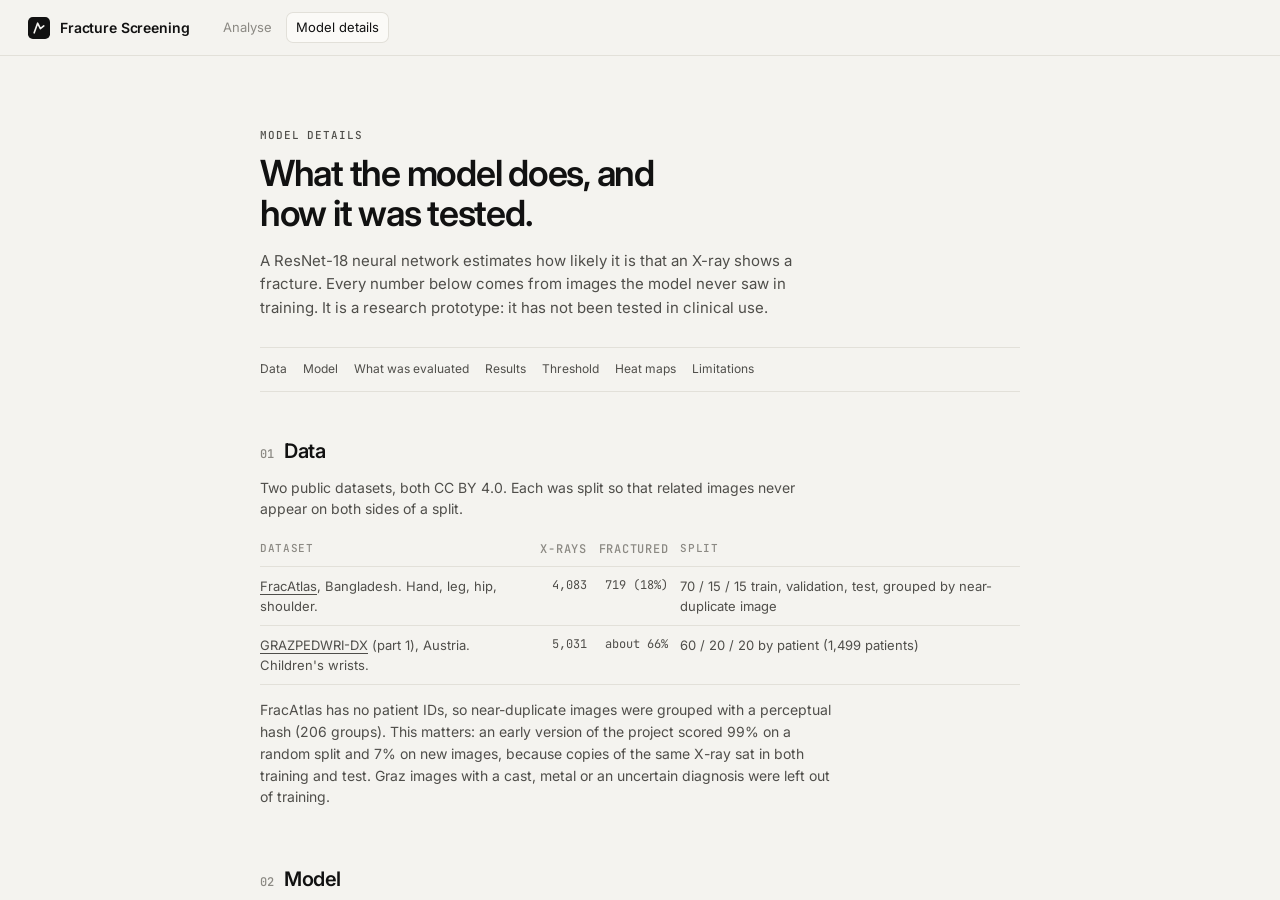
<file: docs/model.html>
<!doctype html>
<html lang="en">
<head>
  <meta charset="utf-8">
  <meta name="viewport" content="width=device-width, initial-scale=1">
  <title>Model Details · Fracture Screening</title>
  <meta name="description" content="The data, model, evaluation and limitations behind the fracture screening demo.">
  <link rel="icon" href="data:image/svg+xml,%3Csvg xmlns='http://www.w3.org/2000/svg' viewBox='0 0 32 32'%3E%3Crect width='32' height='32' rx='7' fill='%23161615'/%3E%3Cpath d='M9 23 L14 9 L18 17 L23 13' stroke='%23f4f3ef' stroke-width='2.4' fill='none' stroke-linecap='round' stroke-linejoin='round'/%3E%3C/svg%3E">
  <link rel="preconnect" href="https://fonts.googleapis.com">
  <link rel="preconnect" href="https://fonts.gstatic.com" crossorigin>
  <link rel="stylesheet" href="https://fonts.googleapis.com/css2?family=Inter:wght@400;500;600&family=JetBrains+Mono:wght@400;500&display=swap">
  <link rel="stylesheet" href="styles.css">
</head>
<body>
  <header class="topbar">
    <a class="brand" href="./">
      <svg class="brand-mark" viewBox="0 0 32 32" aria-hidden="true"><rect width="32" height="32" rx="7"/><path d="M9 23 L14 9 L18 17 L23 13"/></svg>
      <span class="brand-name">Fracture Screening</span>
    </a>
    <nav class="nav" aria-label="Pages">
      <a href="./">Analyse</a>
      <a href="model.html" aria-current="page">Model details</a>
    </nav>
  </header>

  <main>
    <div class="doc">
      <article class="doc-inner">
        <p class="kicker">Model details</p>
        <h1>What the model does, and how it was tested.</h1>
        <p class="lede">A ResNet-18 neural network estimates how likely it is that an X-ray shows a fracture. Every
          number below comes from images the model never saw in training. It is a research prototype: it has not
          been tested in clinical use.</p>

        <nav class="doc-toc" aria-label="Contents">
          <a href="#data">Data</a><a href="#model">Model</a><a href="#evaluated">What was evaluated</a>
          <a href="#results">Results</a><a href="#threshold">Threshold</a><a href="#heatmaps">Heat maps</a>
          <a href="#limits">Limitations</a>
        </nav>

        <section id="data">
          <h2><span class="n">01</span>Data</h2>
          <p>Two public datasets, both CC BY 4.0. Each was split so that related images never appear on both sides of
            a split.</p>
          <div class="table-wrap"><table>
            <thead><tr><th>Dataset</th><th class="num">X-rays</th><th class="num">Fractured</th><th>Split</th></tr></thead>
            <tbody>
              <tr><td><a href="https://doi.org/10.6084/m9.figshare.22363012">FracAtlas</a>, Bangladesh. Hand, leg, hip, shoulder.</td>
                <td class="num">4,083</td><td class="num">719 (18%)</td><td>70 / 15 / 15 train, validation, test, grouped by near-duplicate image</td></tr>
              <tr><td><a href="https://doi.org/10.6084/m9.figshare.14825193">GRAZPEDWRI-DX</a> (part 1), Austria. Children's wrists.</td>
                <td class="num">5,031</td><td class="num">about 66%</td><td>60 / 20 / 20 by patient (1,499 patients)</td></tr>
            </tbody>
          </table></div>
          <p>FracAtlas has no patient IDs, so near-duplicate images were grouped with a perceptual hash (206 groups).
            This matters: an early version of the project scored 99% on a random split and 7% on new images, because
            copies of the same X-ray sat in both training and test. Graz images with a cast, metal or an uncertain
            diagnosis were left out of training.</p>
        </section>

        <section id="model">
          <h2><span class="n">02</span>Model</h2>
          <ol class="pipeline">
            <li><span class="how-n">01</span><strong>Prepare</strong><span>Grayscale, padded to a square, 384 × 384 px.</span></li>
            <li><span class="how-n">02</span><strong>Score</strong><span>ResNet-18, pretrained on ImageNet, fine-tuned on X-rays.</span></li>
            <li><span class="how-n">03</span><strong>Average</strong><span>The image and its mirror image are scored and averaged.</span></li>
            <li><span class="how-n">04</span><strong>Explain</strong><span>A Grad-CAM heat map from the last layer.</span></li>
          </ol>
          <p>Training used augmentation, a loss weighted towards fractures, and early stopping on validation data. A
            classical baseline (an SVM on HOG and LBP image features) was trained on the same split for comparison.</p>
          <p>The demo runs the same network in your browser: it was exported to ONNX with half-precision weights
            (22 MB). On 24 test X-rays its scores differ from the original by 0.003 on average, and every verdict
            matches.</p>
        </section>

        <section id="evaluated">
          <h2><span class="n">03</span>What was evaluated, and what was not</h2>
          <div class="table-wrap"><table>
            <thead><tr><th>Evaluated</th><th>Not evaluated</th></tr></thead>
            <tbody>
              <tr><td>627 held-out FracAtlas X-rays (111 fractured)</td><td>A hospital outside the training data</td></tr>
              <tr><td>296 held-out Graz patients: 526 first-visit X-rays without a cast or metal</td><td>Clinical use, workflow or reader studies</td></tr>
              <tr><td>Results by body region, and with metal implants removed</td><td>Results by age or sex</td></tr>
              <tr><td>Heat maps against radiologists' fracture boxes</td><td>Repeated training runs (one run only)</td></tr>
              <tr><td>Browser output against the original model</td><td>DICOM files in the browser demo</td></tr>
            </tbody>
          </table></div>
          <p>The cut-off was chosen on validation images only: the highest score at which we are 95% confident that at
            least 85% of fractures are flagged. The test images were not used for any choice.</p>
        </section>

        <section id="results">
          <h2><span class="n">04</span>Results</h2>
          <p><strong>FracAtlas test set</strong>, 627 X-rays. Random guessing scores 0.50 ROC-AUC and about 0.18
            PR-AUC. Brackets are 95% confidence intervals.</p>
          <div class="table-wrap"><table>
            <thead><tr><th>Model</th><th class="num">ROC-AUC</th><th class="num">PR-AUC</th><th class="num">Sensitivity</th><th class="num">Specificity</th></tr></thead>
            <tbody>
              <tr><td>Metadata only (never sees the image)</td><td class="num">0.78 [0.73–0.83]</td><td class="num">0.51</td><td class="num">94%</td><td class="num">17%</td></tr>
              <tr><td>SVM on HOG + LBP</td><td class="num">0.77 [0.71–0.82]</td><td class="num">0.44</td><td class="num">79%</td><td class="num">62%</td></tr>
              <tr class="hl"><td>ResNet-18 (this demo)</td><td class="num">0.91 [0.88–0.94]</td><td class="num">0.81</td><td class="num">89%</td><td class="num">69%</td></tr>
            </tbody>
          </table></div>
          <p><strong>Effect of adding Graz to training</strong>, ROC-AUC on the same held-out images.</p>
          <div class="table-wrap"><table>
            <thead><tr><th>Test set</th><th class="num">X-rays</th><th class="num">FracAtlas only</th><th class="num">FracAtlas + Graz</th></tr></thead>
            <tbody>
              <tr><td>Graz held-out patients, first visit, no cast or metal</td><td class="num">526</td><td class="num">0.66</td><td class="num">0.98</td></tr>
              <tr><td>FracAtlas test, all regions</td><td class="num">627</td><td class="num">0.87</td><td class="num">0.91</td></tr>
              <tr><td>FracAtlas test, hand</td><td class="num">210</td><td class="num">0.84</td><td class="num">0.90</td></tr>
            </tbody>
          </table></div>
          <div class="callout"><p>The 0.98 is on held-out Graz patients, but other patients from the same hospital were in
            training. It shows that training data from a hospital helps there. It does not show that the model works at a
            hospital it has never seen.</p></div>
        </section>

        <section id="threshold">
          <h2><span class="n">05</span>Explore the threshold</h2>
          <p>Every dot is one of <span id="perf-total"></span> test X-rays, placed by its score. Drag the threshold:
            moving it left flags more fractures, but also more healthy X-rays.</p>
          <div class="strip" id="strip" tabindex="0" role="slider" aria-label="Decision threshold"
               aria-valuemin="0" aria-valuemax="1"></div>
          <div class="tiles">
            <div class="tile"><div class="tile-label">Fractures flagged</div>
              <div class="tile-value"><span id="perf-caught"></span><span class="tile-of" id="perf-caught-of"></span></div>
              <div class="tile-sub" id="perf-sens"></div></div>
            <div class="tile"><div class="tile-label">False alarms</div>
              <div class="tile-value"><span id="perf-fp"></span><span class="tile-of" id="perf-fp-of"></span></div>
              <div class="tile-sub" id="perf-spec"></div></div>
            <div class="tile"><div class="tile-label">Flags that were fractures</div>
              <div class="tile-value"><span id="perf-ppv"></span></div>
              <div class="tile-sub" id="perf-flagged"></div></div>
          </div>
          <div class="perf-bottom">
            <div class="roc" id="roc"></div>
            <div class="perf-notes">
              <p>The ROC curve shows every threshold at once: fractures flagged (up) against healthy X-rays flagged
                (right). The dot is the current threshold. A useless model follows the dashed diagonal; the area under
                this curve is <strong id="perf-auc"></strong>.</p>
              <p>The demo's cut-off is <span class="mono" id="perf-chosen"></span>. It favours flagging fractures, so it
                raises many false alarms.</p>
              <button class="btn-secondary" id="perf-reset" hidden>Reset to the chosen cut-off</button>
            </div>
          </div>
        </section>

        <section id="heatmaps">
          <h2><span class="n">06</span>Heat maps</h2>
          <p>Grad-CAM shows which region drove the score, on a coarse grid of 32-pixel cells. For the 99 test fractures
            the model flagged, its peak was within one cell of the radiologist's box in <strong>61%</strong>, and within
            14 pixels in <strong>53%</strong>. So it often, but not always, looks at the fracture. The heat map is not an
            outline of a fracture.</p>
        </section>

        <section id="limits">
          <h2><span class="n">07</span>Limitations</h2>
          <ul>
            <li>Not validated in clinical use, or at any hospital outside its training data.</li>
            <li>It missed 12 of 111 test fractures. A low score does not exclude a fracture.</li>
            <li>Many flags are false alarms: 38% of flagged test X-rays had a fracture.</li>
            <li>The cut-off does not transfer between hospitals. At this cut-off, only 35% of healthy Graz wrists are
              cleared, because Graz scores run higher.</li>
            <li>Shortcuts exist: 98% of FracAtlas X-rays with metal implants are fractured, and almost every Graz X-ray
              with a cast is flagged. A model that never sees the image scores 0.78 ROC-AUC from such labels alone.</li>
            <li>Only 6 hip and 3 shoulder fractures were in the test set, so those results are uncertain.</li>
            <li>The model was trained once; another training run would give somewhat different numbers.</li>
          </ul>
        </section>

        <footer class="home-foot">
          <span>Research prototype. Not a medical device and not for diagnostic use.</span>
          <span><a href="./">Analyse an X-ray</a> · <a href="https://github.com/vishwaraj25/xray-fracture-detection">Source and full reports</a></span>
        </footer>
      </article>
    </div>
  </main>

  <script src="model.js"></script>
</body>
</html>
</file>
<file: docs/styles.css>
/* Off-white paper with black ink, always. X-rays sit on a dark viewer. */
:root {
  --bg: #f4f3ef;
  --surface: #fbfaf7;
  --ink: #111111;
  --ink-2: #4f4e4a;
  --ink-3: #8b8983;
  --line: #e2e0d9;
  --line-strong: #cbc8bf;
  --viewer: #121211;
  --radius: 10px;
  --ease: cubic-bezier(.2, .7, .2, 1);
  --sans: "Inter", -apple-system, BlinkMacSystemFont, "Helvetica Neue", Arial, sans-serif;
  --mono: "JetBrains Mono", ui-monospace, "SF Mono", Menlo, monospace;
  color-scheme: light;
}

* { box-sizing: border-box; }
html, body { height: 100%; }
body {
  margin: 0;
  background: var(--bg);
  color: var(--ink);
  font: 14px/1.55 var(--sans);
  -webkit-font-smoothing: antialiased;
  display: flex;
  flex-direction: column;
}
button { font: inherit; color: inherit; }
a { color: inherit; text-underline-offset: 3px; text-decoration-thickness: 1px; }
[hidden] { display: none !important; }
h1, h2, h3 { font-weight: 600; letter-spacing: -0.02em; margin: 0; }
.muted { color: var(--ink-3); }
.mono { font-family: var(--mono); }

/* ---------- Top bar ---------- */
.topbar {
  height: 56px;
  flex: none;
  display: flex;
  align-items: center;
  gap: 24px;
  padding: 0 28px;
  border-bottom: 1px solid var(--line);
  background: var(--bg);
}
.brand { display: flex; align-items: center; gap: 10px; text-decoration: none; }
.brand-mark { width: 22px; height: 22px; }
.brand-mark rect { fill: var(--ink); }
.brand-mark path { stroke: var(--bg); stroke-width: 2.4; fill: none; stroke-linecap: round; stroke-linejoin: round; }
.brand-name { font-weight: 600; letter-spacing: -0.01em; }
.nav { display: flex; gap: 4px; }
.nav a {
  padding: 5px 10px; border-radius: 7px;
  font-size: 13px; color: var(--ink-3); text-decoration: none;
  transition: color .2s, background .2s;
}
.nav a:hover { color: var(--ink); }
.nav a[aria-current] { color: var(--ink); background: var(--surface); box-shadow: inset 0 0 0 1px var(--line); }
.status { margin-left: auto; display: flex; align-items: center; gap: 8px; color: var(--ink-2); font-size: 12px; font-family: var(--mono); }
.status-dot {
  width: 7px; height: 7px; border-radius: 50%;
  border: 1.5px solid var(--ink-3);
  animation: pulse 1.2s ease-in-out infinite;
}
.status.ready .status-dot { background: var(--ink); border-color: var(--ink); animation: none; }
.status.error .status-dot { background: transparent; border-color: var(--ink); animation: none; }

main { flex: 1; display: flex; min-height: 0; position: relative; }

/* ---------- Home ---------- */
.home { flex: 1; display: flex; align-items: center; justify-content: center; padding: 48px 28px; overflow-y: auto; animation: fade-up .5s var(--ease) both; }
.home-inner { width: 100%; max-width: 600px; }
.kicker { font: 500 11px var(--mono); letter-spacing: .08em; text-transform: uppercase; color: var(--ink-3); margin: 0 0 18px; }
.home h1 { font-size: 34px; line-height: 1.1; letter-spacing: -0.035em; }
.lede { color: var(--ink-2); font-size: 15px; margin: 12px 0 0; max-width: 60ch; }

.section-head { display: flex; justify-content: space-between; align-items: baseline; gap: 12px; margin-bottom: 12px; }
.section-head h2 { font-size: 13px; font-weight: 600; letter-spacing: 0; }
.section-head .muted { font-size: 12px; }

.samples { margin-top: 28px; }
.sample-grid { display: grid; grid-template-columns: repeat(4, 1fr); gap: 10px; }
.sample {
  padding: 0;
  border: 1px solid var(--line);
  border-radius: 8px;
  background: var(--viewer);
  overflow: hidden;
  cursor: pointer;
  position: relative;
  aspect-ratio: 1;
  transition: border-color .2s, transform .25s var(--ease);
}
.sample img { width: 100%; height: 100%; object-fit: contain; opacity: .82; transition: opacity .2s; }
.sample span {
  position: absolute; left: 0; right: 0; bottom: 0;
  padding: 14px 6px 5px;
  font-size: 11px; color: #f4f3ef; text-transform: capitalize; text-align: left;
  background: linear-gradient(transparent, rgba(10,10,9,.8));
}
.outcome { display: block; font-style: normal; text-transform: none; white-space: nowrap; font-size: 10px; color: rgba(244,243,239,.7); }
.outcome.bad::before { content: "× "; }
.outcome.good::before { content: "✓ "; }
.sample:hover, .sample:focus-visible { border-color: var(--ink); transform: translateY(-2px); outline: none; }
.sample:hover img { opacity: 1; }

.dropzone {
  display: flex; flex-direction: column; align-items: center; gap: 4px;
  margin-top: 32px;
  padding: 44px 20px;
  border: 1px dashed var(--line-strong);
  border-radius: 12px;
  background: var(--surface);
  cursor: pointer; text-align: center;
  transition: border-color .2s, transform .2s var(--ease);
}
.dropzone:hover, .dropzone:focus-visible { border-color: var(--ink); outline: none; }
.dropzone:active { transform: scale(.996); }
.drop-icon { width: 22px; height: 22px; margin-bottom: 6px; stroke: var(--ink); stroke-width: 1.5; fill: none; stroke-linecap: round; stroke-linejoin: round; transition: transform .3s var(--ease); }
.dropzone:hover .drop-icon { transform: translateY(-2px); }
.drop-text { color: var(--ink-2); }
.drop-text strong { color: var(--ink); font-weight: 600; }
.link { color: var(--ink); text-decoration: underline; text-underline-offset: 3px; }
.drop-meta { color: var(--ink-3); font-size: 12px; }

.home-foot { display: flex; justify-content: space-between; gap: 12px; flex-wrap: wrap; margin-top: 40px; padding-top: 16px; border-top: 1px solid var(--line); font-size: 12px; color: var(--ink-3); }
.home-foot a { color: var(--ink-2); }

/* ---------- Result page: viewer and summary on top, details below ---------- */
.analysis { flex: 1; overflow-y: auto; animation: fade .35s var(--ease) both; }
.result-page { max-width: 1160px; margin: 0 auto; padding: 24px 28px 64px; }
.result-top { display: grid; grid-template-columns: minmax(0, 1fr) 380px; gap: 20px; align-items: start; }
.viewer-card { display: flex; flex-direction: column; gap: 12px; min-width: 0; }
.viewer {
  height: min(66vh, 620px);
  background: var(--viewer);
  border-radius: 14px;
  position: relative;
  display: flex; align-items: center; justify-content: center;
  overflow: hidden;
}
.stage { position: relative; max-width: 100%; max-height: 100%; display: flex; }
.stage img { display: block; max-width: 100%; max-height: min(66vh, 620px); object-fit: contain; }
#img-original { opacity: 0; transition: opacity .5s var(--ease), filter .5s; }
#img-original.shown { opacity: 1; }
.stage.dimmed #img-original { filter: brightness(.55); }
.layer { position: absolute; inset: 0; width: 100%; height: 100%; opacity: 0; pointer-events: none; transition: opacity .6s var(--ease); }
#img-input { object-fit: contain; background: var(--viewer); image-rendering: pixelated; }
.stage[data-view="attention"] #img-attention { opacity: 1; mix-blend-mode: screen; }
.stage[data-view="input"] #img-input { opacity: 1; }

.peak {
  position: absolute;
  width: 46px; height: 46px;
  margin: -23px 0 0 -23px;
  border: 1.5px solid #fff;
  border-radius: 50%;
  pointer-events: none;
  opacity: 0;
  transition: opacity .3s;
}
.peak::after { content: ""; position: absolute; inset: -1.5px; border-radius: 50%; border: 1.5px solid #fff; animation: ring 1.6s var(--ease) 2; }
.stage[data-view="attention"] .peak { opacity: .9; }

.boxes { position: absolute; inset: 0; pointer-events: none; transition: opacity .3s; }
.box { position: absolute; border: 1.5px dashed #fff; border-radius: 3px; box-shadow: 0 0 0 1px rgba(0,0,0,.5); animation: box-in .5s var(--ease) both; }
.stage[data-view="input"] .boxes, .stage.no-boxes .boxes { opacity: 0; }

.toggle {
  display: inline-flex; align-items: center; gap: 8px;
  border: 1px solid var(--line); border-radius: 9px; background: var(--surface);
  padding: 6px 12px; font-size: 13px; color: var(--ink-3); cursor: pointer;
  margin-right: auto;
  transition: color .2s, border-color .2s;
}
.toggle[aria-pressed="true"] { color: var(--ink); border-color: var(--line-strong); }
.toggle-swatch { width: 12px; height: 10px; border: 1.5px dashed currentColor; border-radius: 2px; }
.toggle:focus-visible { outline: 2px solid var(--ink); outline-offset: 1px; }

.scan { position: absolute; inset: 0; pointer-events: none; opacity: 0; transition: opacity .3s; overflow: hidden; }
.scan::before {
  content: "";
  position: absolute; left: 0; right: 0; height: 28%;
  top: -28%;
  background: linear-gradient(180deg, transparent, rgba(255,255,255,.06) 80%, rgba(255,255,255,.4) 99.4%, transparent);
  animation: scan 1.6s cubic-bezier(.5, 0, .5, 1) infinite;
}
.stage.scanning .scan { opacity: 1; }

.viewer-empty { position: absolute; inset: 0; display: flex; align-items: center; justify-content: center; }
.spinner { width: 22px; height: 22px; border: 1.5px solid rgba(255,255,255,.2); border-top-color: #fff; border-radius: 50%; animation: spin .8s linear infinite; }

.toolbar { display: flex; align-items: center; justify-content: space-between; gap: 12px; flex: none; }
.segmented { display: inline-flex; padding: 3px; border: 1px solid var(--line); border-radius: 9px; background: var(--surface); }
.segmented button {
  border: 0; background: transparent;
  padding: 6px 14px; border-radius: 6px;
  font-size: 13px; color: var(--ink-2); cursor: pointer;
  transition: background .2s, color .2s;
}
.segmented button[aria-selected="true"] { background: var(--ink); color: var(--bg); }
.segmented button:disabled { opacity: .35; cursor: default; }
.segmented button:focus-visible { outline: 2px solid var(--ink); outline-offset: 1px; }
.file-meta { font: 12px var(--mono); color: var(--ink-3); white-space: nowrap; overflow: hidden; text-overflow: ellipsis; }

/* Summary card: the answer in the first few seconds */
.summary { background: var(--surface); border: 1px solid var(--line); border-radius: 14px; padding: 22px; position: sticky; top: 0; }
.eyebrow { font: 500 11px var(--mono); letter-spacing: .08em; text-transform: uppercase; color: var(--ink-3); margin-bottom: 14px; }
.summary-head { display: flex; justify-content: space-between; align-items: baseline; gap: 12px; }
.summary-head .eyebrow { margin-bottom: 10px; }
.stamp { font: 11px var(--mono); color: var(--ink-3); }
.summary-body { animation: fade-up .45s var(--ease) both; }

.steps { list-style: none; margin: 0; padding: 0; position: relative; }
.step { display: grid; grid-template-columns: 20px 1fr auto; gap: 12px; align-items: start; padding-bottom: 12px; position: relative; color: var(--ink-3); transition: color .3s; }
.step:not(:last-child)::before { content: ""; position: absolute; left: 9.5px; top: 22px; bottom: 2px; width: 1px; background: var(--line); }
.step:not(:last-child)::after {
  content: ""; position: absolute; left: 9.5px; top: 22px; bottom: 2px; width: 1px; background: var(--ink);
  transform: scaleY(0); transform-origin: top; transition: transform .4s var(--ease);
}
.step.done:not(:last-child)::after { transform: scaleY(1); }
.step-icon { width: 20px; height: 20px; border-radius: 50%; border: 1.5px solid var(--line-strong); display: grid; place-items: center; background: var(--surface); position: relative; z-index: 1; transition: background .25s, border-color .25s; }
.step-icon svg { width: 11px; height: 11px; stroke: var(--surface); stroke-width: 2.5; fill: none; stroke-linecap: round; stroke-linejoin: round; stroke-dasharray: 20; stroke-dashoffset: 20; }
.step.active { color: var(--ink); }
.step.active .step-icon { border-color: var(--ink); border-top-color: transparent; animation: spin .7s linear infinite; }
.step.done { color: var(--ink); }
.step.done .step-icon { background: var(--ink); border-color: var(--ink); }
.step.done .step-icon svg { animation: draw .35s var(--ease) forwards; }
.step-label { font-weight: 500; line-height: 20px; }
.step-ms { font: 11px/20px var(--mono); color: var(--ink-3); opacity: 0; transition: opacity .3s; }
.step.done .step-ms { opacity: 1; }

.finding { font-size: 30px; font-weight: 600; letter-spacing: -0.03em; line-height: 1.1; display: flex; align-items: center; gap: 12px; }
.finding::before { content: ""; width: 14px; height: 14px; border-radius: 50%; flex: none; border: 2px solid currentColor; }
[data-level="possible"] .finding::before { background: linear-gradient(90deg, currentColor 50%, transparent 50%); }
[data-level="likely"] .finding::before { background: currentColor; }

.meter { margin: 20px 0 4px; }
.meter-track { position: relative; display: grid; grid-template-columns: repeat(3, 1fr); gap: 3px; height: 8px; }
.meter-zone { background: var(--line); border-radius: 4px; }
.meter-zone.on { background: var(--ink); }
.meter-marker { position: absolute; top: 50%; width: 16px; height: 16px; margin: -8px 0 0 -8px; border-radius: 50%; background: var(--surface); border: 3px solid var(--ink); box-shadow: 0 1px 3px rgba(0,0,0,.15); }
.meter-labels { display: grid; grid-template-columns: repeat(3, 1fr); margin-top: 8px; font-size: 11px; color: var(--ink-3); }
.meter-labels span:nth-child(2) { text-align: center; }
.meter-labels span:last-child { text-align: right; }
.meter-labels .on { color: var(--ink); font-weight: 600; }

.note { color: var(--ink-2); margin: 14px 0 16px; }
.key-facts { margin: 0 0 14px; border-top: 1px solid var(--line); }
.key-facts div { display: flex; justify-content: space-between; gap: 16px; padding: 10px 0; border-bottom: 1px solid var(--line); font-size: 13px; }
.key-facts dt { color: var(--ink-2); }
.key-facts dd { margin: 0; font-weight: 500; text-align: right; }
.fineprint { color: var(--ink-3); font-size: 12px; margin: 0; }
.fineprint a { color: var(--ink-2); }
.summary-actions { display: grid; gap: 8px; margin-top: 18px; }

.btn-primary, .btn-secondary {
  padding: 10px 16px; border-radius: 9px; font-weight: 500; font-size: 13px; cursor: pointer;
  transition: opacity .2s, border-color .2s, transform .15s;
}
.btn-primary { border: 1px solid var(--ink); background: var(--ink); color: var(--bg); }
.btn-primary:hover { opacity: .86; }
.btn-secondary { border: 1px solid var(--line-strong); background: transparent; }
.btn-secondary:hover { border-color: var(--ink); }
.btn-primary:active, .btn-secondary:active { transform: scale(.99); }
.btn-primary:focus-visible, .btn-secondary:focus-visible { outline: 2px solid var(--ink); outline-offset: 2px; }

/* Details: clean, segmented cards */
.details { display: grid; grid-template-columns: repeat(2, minmax(0, 1fr)); gap: 16px; margin-top: 20px; animation: fade-up .5s .1s var(--ease) both; }
.card { background: var(--surface); border: 1px solid var(--line); border-radius: 14px; padding: 20px 22px; break-inside: avoid; }
.card.wide { grid-column: 1 / -1; }
.card h2 { font: 500 11px var(--mono); letter-spacing: .08em; text-transform: uppercase; color: var(--ink-3); margin: 0 0 12px; }
.card p { color: var(--ink-2); margin: 0; }
.card ul { margin: 0; padding-left: 18px; color: var(--ink-2); }
.card li { margin-bottom: 6px; }
.card ul.cols { columns: 2; column-gap: 36px; }
.card ul.cols li { break-inside: avoid; }
.card-link { margin-top: 12px !important; font-size: 13px; }
.card-link a { color: var(--ink); }
.kv { margin: 0; display: grid; grid-template-columns: 150px 1fr; font-size: 13px; }
.kv dt, .kv dd { padding: 8px 0; border-top: 1px solid var(--line); }
.kv dt { color: var(--ink-2); }
.kv dd { margin: 0; }
.kv dt:first-of-type, .kv dt:first-of-type + dd { border-top: 0; padding-top: 0; }
.mono { font-family: var(--mono); font-size: 12px; }

/* Print-only parts of the report */
.print-head, .print-figures { display: none; }

/* ---------- Model page ---------- */
.doc { flex: 1; overflow-y: auto; padding: 8vh 28px 64px; }
.doc-inner { max-width: 760px; margin: 0 auto; }
.doc h1 { font-size: 36px; line-height: 1.1; letter-spacing: -0.035em; max-width: 18ch; }
.doc-toc { display: flex; flex-wrap: wrap; gap: 6px 16px; margin: 28px 0 0; padding: 12px 0; border-top: 1px solid var(--line); border-bottom: 1px solid var(--line); font-size: 12px; }
.doc-toc a { color: var(--ink-2); text-decoration: none; }
.doc-toc a:hover { color: var(--ink); }
.doc section { padding: 44px 0 0; scroll-margin-top: 16px; }
.doc h2 { font-size: 20px; margin-bottom: 10px; }
.doc h2 .n { font: 500 12px var(--mono); color: var(--ink-3); margin-right: 10px; letter-spacing: 0; }
.doc p { color: var(--ink-2); margin: 0 0 12px; max-width: 64ch; }
.doc p strong { color: var(--ink); font-weight: 600; }
.doc .lede { margin-top: 16px; }
.doc ul, .doc ol { color: var(--ink-2); padding-left: 20px; margin: 0 0 12px; max-width: 64ch; }
.doc li { margin-bottom: 5px; }
.table-wrap { overflow-x: auto; margin: 6px 0 14px; }
.doc table { width: 100%; border-collapse: collapse; font-size: 13px; }
.doc th, .doc td { text-align: left; padding: 9px 12px 9px 0; border-bottom: 1px solid var(--line); vertical-align: top; }
.doc th { font: 500 11px var(--mono); color: var(--ink-3); text-transform: uppercase; letter-spacing: .06em; }
.doc td.num, .doc th.num { text-align: right; font-family: var(--mono); font-size: 12px; white-space: nowrap; }
.doc tr.hl td { color: var(--ink); font-weight: 600; }
.doc td { color: var(--ink-2); }
.callout { border: 1px solid var(--line); border-radius: 10px; padding: 14px 16px; background: var(--surface); margin: 8px 0 14px; }
.callout p:last-child { margin-bottom: 0; }
.pipeline { list-style: none; padding: 0 !important; display: grid; grid-template-columns: repeat(4, 1fr); gap: 0; border: 1px solid var(--line); border-radius: 10px; overflow: hidden; }
.pipeline li { padding: 14px; margin: 0; border-left: 1px solid var(--line); background: var(--surface); }
.pipeline li:first-child { border-left: 0; }
.how-n { font: 500 11px var(--mono); color: var(--ink-3); }
.pipeline .how-n { display: block; margin-bottom: 4px; }
.pipeline strong { display: block; color: var(--ink); font-weight: 600; margin-bottom: 2px; }
.pipeline span:last-child { font-size: 12px; }

/* Threshold explorer */
.strip { border: 1px solid var(--line); border-radius: 12px; padding: 14px 14px 6px; background: var(--surface); }
.strip:focus-visible { outline: 2px solid var(--ink); outline-offset: 2px; }
.strip-svg { display: block; width: 100%; height: auto; cursor: ew-resize; touch-action: none; user-select: none; }
.dot { fill: var(--ink-3); opacity: .3; transition: fill .15s, opacity .15s; }
.dot.flagged { fill: var(--ink); opacity: .85; }
.flag-zone { fill: var(--ink); opacity: .04; }
.row-label { font-size: 12px; fill: var(--ink-2); font-weight: 500; }
.axis { stroke: var(--line-strong); stroke-width: 1; }
.tick { font: 10px var(--mono); fill: var(--ink-3); }
.handle-line { stroke: var(--ink); stroke-width: 2; }
.handle-tag { fill: var(--ink); }
.handle-text { font: 500 11px var(--mono); fill: var(--bg); }
.strip-svg.dragging .dot { transition: none; }

.tiles { display: grid; grid-template-columns: repeat(3, 1fr); gap: 0; margin: 14px 0 24px; border: 1px solid var(--line); border-radius: 12px; overflow: hidden; }
.tile { padding: 14px 16px; background: var(--surface); }
.tile + .tile { border-left: 1px solid var(--line); }
.tile-label { font-size: 12px; color: var(--ink-2); }
.tile-value { font-size: 26px; font-weight: 600; letter-spacing: -0.02em; line-height: 1.3; font-variant-numeric: tabular-nums; }
.tile-of { font-size: 14px; font-weight: 400; color: var(--ink-3); }
.tile-sub { font-size: 12px; color: var(--ink-3); }

.perf-bottom { display: grid; grid-template-columns: 240px 1fr; gap: 28px; align-items: start; }
.roc-svg { display: block; width: 100%; height: auto; }
.grid { stroke: var(--line); stroke-width: 1; }
.diagonal { stroke: var(--ink-3); stroke-width: 1; stroke-dasharray: 3 4; }
.roc-line { fill: none; stroke: var(--ink); stroke-width: 2; stroke-linejoin: round; }
.roc-dot { fill: var(--ink); stroke: var(--bg); stroke-width: 2; }
.axis-label { font-size: 11px; fill: var(--ink-2); }
.perf-notes p { font-size: 13px; }
.perf-notes strong { font-family: var(--mono); font-weight: 500; }

/* ---------- Overlays ---------- */
.drag-overlay {
  position: fixed; inset: 0; z-index: 10;
  background: color-mix(in srgb, var(--bg) 88%, transparent);
  backdrop-filter: blur(6px);
  display: flex; align-items: center; justify-content: center;
  animation: fade .15s both;
}
.drag-overlay span { padding: 18px 28px; border: 1.5px dashed var(--ink); border-radius: 14px; font-weight: 600; font-size: 16px; }
.toast {
  position: absolute; left: 50%; bottom: 24px;
  transform: translateX(-50%);
  background: var(--ink); color: var(--bg);
  padding: 10px 16px; border-radius: 9px; font-size: 13px;
  animation: fade-up .3s var(--ease) both;
  z-index: 5;
}

/* ---------- Motion ---------- */
@keyframes spin { to { transform: rotate(360deg); } }
@keyframes pulse { 50% { opacity: .3; } }
@keyframes fade { from { opacity: 0; } }
@keyframes fade-up { from { opacity: 0; transform: translateY(8px); } }
@keyframes draw { to { stroke-dashoffset: 0; } }
@keyframes scan { to { top: 100%; } }
@keyframes box-in { from { opacity: 0; transform: scale(1.3); } }
@keyframes ring { from { transform: scale(1); opacity: .9; } to { transform: scale(2.2); opacity: 0; } }

@media (prefers-reduced-motion: reduce) {
  *, *::before, *::after { animation-duration: .01ms !important; animation-iteration-count: 1 !important; transition-duration: .01ms !important; }
}

/* ---------- Small screens (screen only: an A4 page is narrower than this, and must keep the desktop layout) ---------- */
@media screen and (max-width: 860px) {
  .topbar { padding: 0 16px; gap: 14px; }
  .brand-name { display: none; }
  .status { font-size: 11px; }
  .home { padding: 32px 16px; align-items: flex-start; }
  .home h1 { font-size: 28px; }
  .section-head { flex-direction: column; gap: 0; }
  .result-page { padding: 16px 16px 40px; }
  .result-top { grid-template-columns: 1fr; gap: 14px; }
  .viewer { height: 46vh; }
  .stage img { max-height: 46vh; }
  .file-meta { display: none; }
  /* On a phone the answer comes first, the image after it */
  .summary { position: static; padding: 18px; order: -1; }
  .finding { font-size: 26px; }
  .details { grid-template-columns: 1fr; gap: 12px; margin-top: 14px; }
  .card { padding: 16px 18px; }
  .card ul.cols { columns: 1; }
  .kv { grid-template-columns: 1fr; }
  .kv dt { padding-bottom: 0; }
  .kv dd { border-top: 0; padding-top: 2px; }
  .doc { padding: 36px 16px 48px; }
  .doc h1 { font-size: 28px; }
  .pipeline { grid-template-columns: 1fr 1fr; }
  .pipeline li:nth-child(3) { border-left: 0; }
  .pipeline li:nth-child(n+3) { border-top: 1px solid var(--line); }
  .tiles { grid-template-columns: 1fr; }
  .tile + .tile { border-left: 0; border-top: 1px solid var(--line); }
  .perf-bottom { grid-template-columns: 1fr; }
  .roc { max-width: 280px; }
}

/* ---------- Print: the result page becomes the report, on white paper ---------- */
@media print {
  @page { size: A4; margin: 12mm; }
  html, body { height: auto; background: #fff; }
  body { display: block; font-size: 11.5px; }
  .topbar, .home, .toast, .drag-overlay, .viewer, .toolbar, .summary-actions, .card-link { display: none !important; }
  main, .analysis { display: block; overflow: visible; }
  .result-page { padding: 0; max-width: none; }
  .print-head { display: grid; grid-template-columns: 1fr auto; gap: 6px 16px; align-items: end; padding-bottom: 10px; margin-bottom: 12px; border-bottom: 2px solid #111; }
  .print-head .eyebrow { margin-bottom: 4px; }
  .print-head h1 { font-size: 22px; }
  .print-id { font: 10px/1.5 var(--mono); text-align: right; color: #555; }
  .print-warning { grid-column: 1 / -1; margin: 4px 0 0; padding: 7px 10px; border: 1px solid #111; border-radius: 4px; font-size: 10.5px; }
  .result-top { grid-template-columns: 1fr 1fr; gap: 12px; }
  .print-figures { display: grid; grid-template-columns: 1fr 1fr; gap: 8px; }
  .print-figures figure { margin: 0; }
  .print-figures img { display: block; width: 100%; aspect-ratio: 1; object-fit: contain; background: #121211; border-radius: 3px; -webkit-print-color-adjust: exact; print-color-adjust: exact; }
  .print-figures figcaption { font-size: 9.5px; color: #555; margin-top: 4px; }
  .summary { position: static; background: #fff; border-color: #ccc; padding: 14px; }
  .finding { font-size: 22px; }
  .meter-zone.on, .meter-marker, .finding::before { -webkit-print-color-adjust: exact; print-color-adjust: exact; }
  .details { grid-template-columns: 1fr 1fr; gap: 10px; margin-top: 12px; animation: none; }
  .card { background: #fff; border-color: #ccc; padding: 12px 14px; }
  .card ul.cols { columns: 1; }
  .summary-body, .details { animation: none; }
}
</file>
